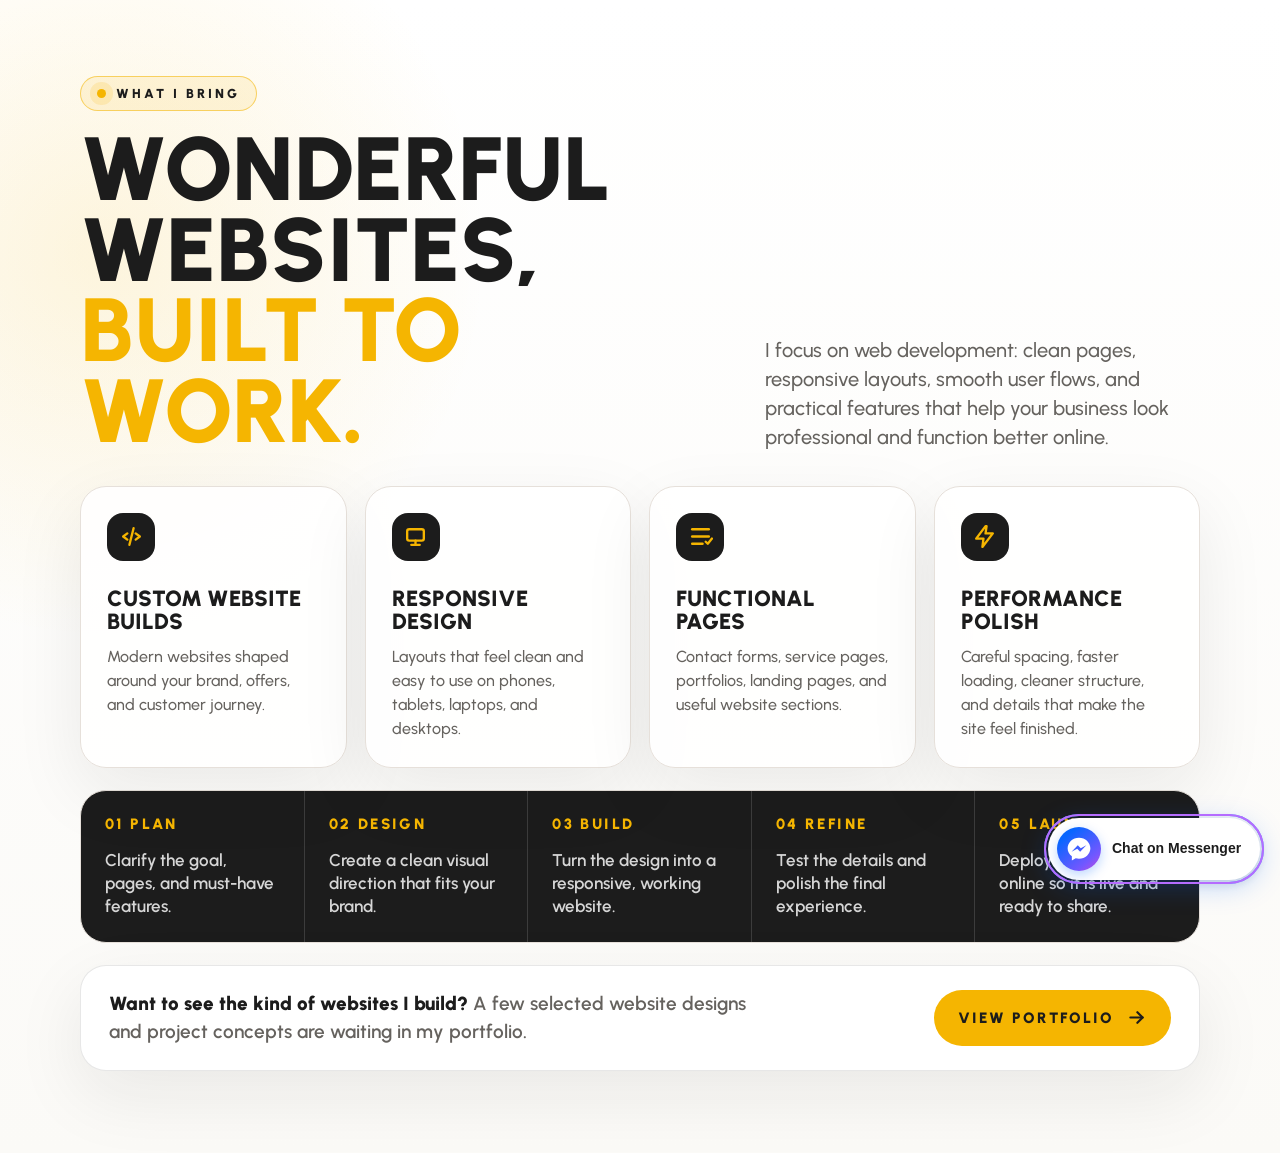
<file: static-site/previews/web-development-section.html>
<!doctype html>
<html lang="en">
<head>
  <meta charset="utf-8">
  <meta name="viewport" content="width=device-width, initial-scale=1">
  <title>Web Development Section Preview</title>
  <link rel="preconnect" href="https://fonts.googleapis.com">
  <link rel="preconnect" href="https://fonts.gstatic.com" crossorigin>
  <link href="https://fonts.googleapis.com/css2?family=Urbanist:wght@400;500;600;700;800;900&display=swap" rel="stylesheet">
  <style>
    :root {
      --ink: #1c1c1c;
      --paper: #fbfaf7;
      --panel: #ffffff;
      --muted: #65625e;
      --line: #e6e0da;
      --yellow: #f5b501;
      --green: #738e5c;
      --shadow: 0 24px 70px rgba(28, 28, 28, 0.08);
    }

    * {
      box-sizing: border-box;
    }

    body {
      margin: 0;
      min-height: 100vh;
      background: var(--paper);
      color: var(--ink);
      font-family: "Urbanist", system-ui, sans-serif;
    }

    .web-focus-section {
      overflow: hidden;
      padding: 76px 20px 82px;
      background:
        radial-gradient(circle at 8% 22%, rgba(245, 181, 1, 0.13), transparent 26%),
        linear-gradient(180deg, #fff 0%, var(--paper) 100%);
    }

    .web-focus-inner {
      width: min(1120px, 100%);
      margin: 0 auto;
    }

    .web-focus-kicker {
      display: inline-flex;
      align-items: center;
      gap: 10px;
      margin: 0 0 18px;
      padding: 9px 16px;
      border: 1px solid rgba(245, 181, 1, 0.55);
      border-radius: 999px;
      background: rgba(245, 181, 1, 0.11);
      color: var(--ink);
      font-size: 13px;
      font-weight: 900;
      letter-spacing: 3px;
      text-transform: uppercase;
    }

    .web-focus-kicker::before {
      content: "";
      width: 9px;
      height: 9px;
      border-radius: 999px;
      background: var(--yellow);
      box-shadow: 0 0 0 7px rgba(245, 181, 1, 0.16);
    }

    .web-focus-hero {
      display: grid;
      grid-template-columns: minmax(0, 0.95fr) minmax(300px, 0.65fr);
      gap: 48px;
      align-items: end;
      margin-bottom: 34px;
    }

    .web-focus-title {
      max-width: 820px;
      margin: 0;
      font-size: clamp(48px, 7vw, 92px);
      line-height: 0.9;
      font-weight: 900;
      text-transform: uppercase;
    }

    .web-focus-title span {
      color: var(--yellow);
    }

    .web-focus-copy {
      margin: 0;
      color: var(--muted);
      font-size: 20px;
      line-height: 1.45;
      font-weight: 500;
    }

    .web-focus-grid {
      display: grid;
      grid-template-columns: repeat(4, minmax(0, 1fr));
      gap: 18px;
      margin-top: 28px;
    }

    .web-card {
      min-height: 250px;
      padding: 26px;
      border: 1px solid var(--line);
      border-radius: 26px;
      background: rgba(255, 255, 255, 0.88);
      box-shadow: var(--shadow);
      transition: transform 220ms ease, border-color 220ms ease, box-shadow 220ms ease;
    }

    .web-card:hover {
      transform: translateY(-6px);
      border-color: rgba(245, 181, 1, 0.7);
      box-shadow: 0 28px 76px rgba(28, 28, 28, 0.12);
    }

    .web-card-icon {
      display: grid;
      place-items: center;
      width: 48px;
      height: 48px;
      margin-bottom: 26px;
      border-radius: 16px;
      background: var(--ink);
      color: var(--yellow);
    }

    .web-card-icon svg {
      width: 25px;
      height: 25px;
      stroke: currentColor;
      stroke-width: 2.25;
      fill: none;
      stroke-linecap: round;
      stroke-linejoin: round;
    }

    .web-card h3 {
      margin: 0 0 12px;
      font-size: 22px;
      line-height: 1.05;
      font-weight: 900;
      text-transform: uppercase;
    }

    .web-card p {
      margin: 0;
      color: var(--muted);
      font-size: 16px;
      line-height: 1.5;
      font-weight: 500;
    }

    .web-process {
      display: grid;
      grid-template-columns: repeat(5, minmax(0, 1fr));
      gap: 0;
      margin-top: 22px;
      border: 1px solid var(--line);
      border-radius: 26px;
      background: var(--ink);
      color: #fff;
      overflow: hidden;
    }

    .web-portfolio-cta {
      display: flex;
      align-items: center;
      justify-content: space-between;
      gap: 24px;
      margin-top: 22px;
      padding: 24px 28px;
      border: 1px solid rgba(28, 28, 28, 0.1);
      border-radius: 26px;
      background: #fff;
      box-shadow: var(--shadow);
    }

    .web-portfolio-cta p {
      max-width: 670px;
      margin: 0;
      color: var(--muted);
      font-size: 19px;
      line-height: 1.45;
      font-weight: 600;
    }

    .web-portfolio-cta strong {
      color: var(--ink);
      font-weight: 900;
    }

    .web-portfolio-button {
      display: inline-flex;
      align-items: center;
      justify-content: center;
      gap: 12px;
      min-height: 56px;
      padding: 0 24px;
      border-radius: 999px;
      background: var(--yellow);
      color: var(--ink);
      text-decoration: none;
      font-size: 15px;
      font-weight: 900;
      letter-spacing: 2px;
      text-transform: uppercase;
      white-space: nowrap;
      transition: transform 220ms ease, box-shadow 220ms ease;
    }

    .web-portfolio-button:hover {
      transform: translateY(-3px);
      box-shadow: 0 18px 40px rgba(245, 181, 1, 0.28);
    }

    .web-portfolio-button svg {
      width: 21px;
      height: 21px;
      stroke: currentColor;
      stroke-width: 2.5;
      fill: none;
      stroke-linecap: round;
      stroke-linejoin: round;
    }

    .web-step {
      min-height: 128px;
      padding: 24px;
      border-right: 1px solid rgba(255, 255, 255, 0.14);
    }

    .web-step:last-child {
      border-right: 0;
    }

    .web-step strong {
      display: block;
      margin-bottom: 16px;
      color: var(--yellow);
      font-size: 15px;
      font-weight: 900;
      letter-spacing: 2.4px;
      text-transform: uppercase;
    }

    .web-step span {
      display: block;
      color: rgba(255, 255, 255, 0.82);
      font-size: 17px;
      line-height: 1.35;
      font-weight: 600;
    }

    @media (max-width: 1023px) {
      .web-focus-hero {
        grid-template-columns: 1fr;
        gap: 20px;
      }

      .web-focus-copy {
        max-width: 720px;
      }

      .web-focus-grid {
        grid-template-columns: repeat(2, minmax(0, 1fr));
      }

      .web-process {
        grid-template-columns: repeat(2, minmax(0, 1fr));
      }

      .web-step:nth-child(2) {
        border-right: 0;
      }

      .web-step:nth-child(1),
      .web-step:nth-child(2),
      .web-step:nth-child(3),
      .web-step:nth-child(4) {
        border-bottom: 1px solid rgba(255, 255, 255, 0.14);
      }

      .web-step:nth-child(4) {
        border-right: 0;
      }

      .web-step:nth-child(5) {
        grid-column: 1 / -1;
      }
    }

    @media (max-width: 640px) {
      .web-focus-section {
        padding: 48px 16px 54px;
      }

      .web-focus-title {
        font-size: clamp(42px, 14vw, 58px);
      }

      .web-focus-copy {
        font-size: 17px;
      }

      .web-portfolio-cta {
        align-items: flex-start;
        flex-direction: column;
        padding: 22px;
        border-radius: 22px;
      }

      .web-portfolio-cta p {
        font-size: 17px;
      }

      .web-portfolio-button {
        width: 100%;
      }

      .web-focus-grid,
      .web-process {
        grid-template-columns: 1fr;
      }

      .web-process {
        overflow-x: visible;
      }

      .web-card {
        min-height: auto;
        padding: 22px;
        border-radius: 22px;
      }

      .web-card-icon {
        margin-bottom: 18px;
      }

      .web-step,
      .web-step:nth-child(2) {
        min-height: auto;
        border-right: 0;
        border-bottom: 1px solid rgba(255, 255, 255, 0.14);
      }

      .web-step:last-child {
        border-bottom: 0;
      }
    }
  </style>
<meta name="robots" content="noindex, follow">
</head>
<body>
  <section class="web-focus-section" aria-labelledby="web-focus-title">
    <div class="web-focus-inner">
      <p class="web-focus-kicker">What I Bring</p>
      <div class="web-focus-hero">
        <h1 class="web-focus-title" id="web-focus-title">Wonderful websites, <span>built to work.</span></h1>
        <p class="web-focus-copy">I focus on web development: clean pages, responsive layouts, smooth user flows, and practical features that help your business look professional and function better online.</p>
      </div>

      <div class="web-focus-grid" aria-label="Web development services">
        <article class="web-card">
          <div class="web-card-icon" aria-hidden="true">
            <svg viewBox="0 0 24 24"><path d="m8 9-4 3 4 3"/><path d="m16 9 4 3-4 3"/><path d="m14 4-4 16"/></svg>
          </div>
          <h3>Custom Website Builds</h3>
          <p>Modern websites shaped around your brand, offers, and customer journey.</p>
        </article>

        <article class="web-card">
          <div class="web-card-icon" aria-hidden="true">
            <svg viewBox="0 0 24 24"><rect x="4" y="5" width="16" height="11" rx="2"/><path d="M8 20h8"/><path d="M12 16v4"/></svg>
          </div>
          <h3>Responsive Design</h3>
          <p>Layouts that feel clean and easy to use on phones, tablets, laptops, and desktops.</p>
        </article>

        <article class="web-card">
          <div class="web-card-icon" aria-hidden="true">
            <svg viewBox="0 0 24 24"><path d="M4 5h16"/><path d="M4 12h16"/><path d="M4 19h10"/><path d="M17 17l2 2 4-5"/></svg>
          </div>
          <h3>Functional Pages</h3>
          <p>Contact forms, service pages, portfolios, landing pages, and useful website sections.</p>
        </article>

        <article class="web-card">
          <div class="web-card-icon" aria-hidden="true">
            <svg viewBox="0 0 24 24"><path d="M13 2 4 14h7l-1 8 10-13h-7l1-7Z"/></svg>
          </div>
          <h3>Performance Polish</h3>
          <p>Careful spacing, faster loading, cleaner structure, and details that make the site feel finished.</p>
        </article>
      </div>

      <div class="web-process" aria-label="Website build process">
        <div class="web-step"><strong>01 Plan</strong><span>Clarify the goal, pages, and must-have features.</span></div>
        <div class="web-step"><strong>02 Design</strong><span>Create a clean visual direction that fits your brand.</span></div>
        <div class="web-step"><strong>03 Build</strong><span>Turn the design into a responsive, working website.</span></div>
        <div class="web-step"><strong>04 Refine</strong><span>Test the details and polish the final experience.</span></div>
        <div class="web-step"><strong>05 Launch</strong><span>Deploy the website online so it is live and ready to share.</span></div>
      </div>

      <div class="web-portfolio-cta">
        <p><strong>Want to see the kind of websites I build?</strong> A few selected website designs and project concepts are waiting in my portfolio.</p>
        <a class="web-portfolio-button" href="../portfolio/">
          View Portfolio
          <svg viewBox="0 0 24 24" aria-hidden="true"><path d="M5 12h14"/><path d="m13 6 6 6-6 6"/></svg>
        </a>
      </div>
    </div>
  </section>
<script id="jigg-messenger-script" src="../assets/messenger.js?v=20261016-party" defer></script>
</body>
</html>
</file>
